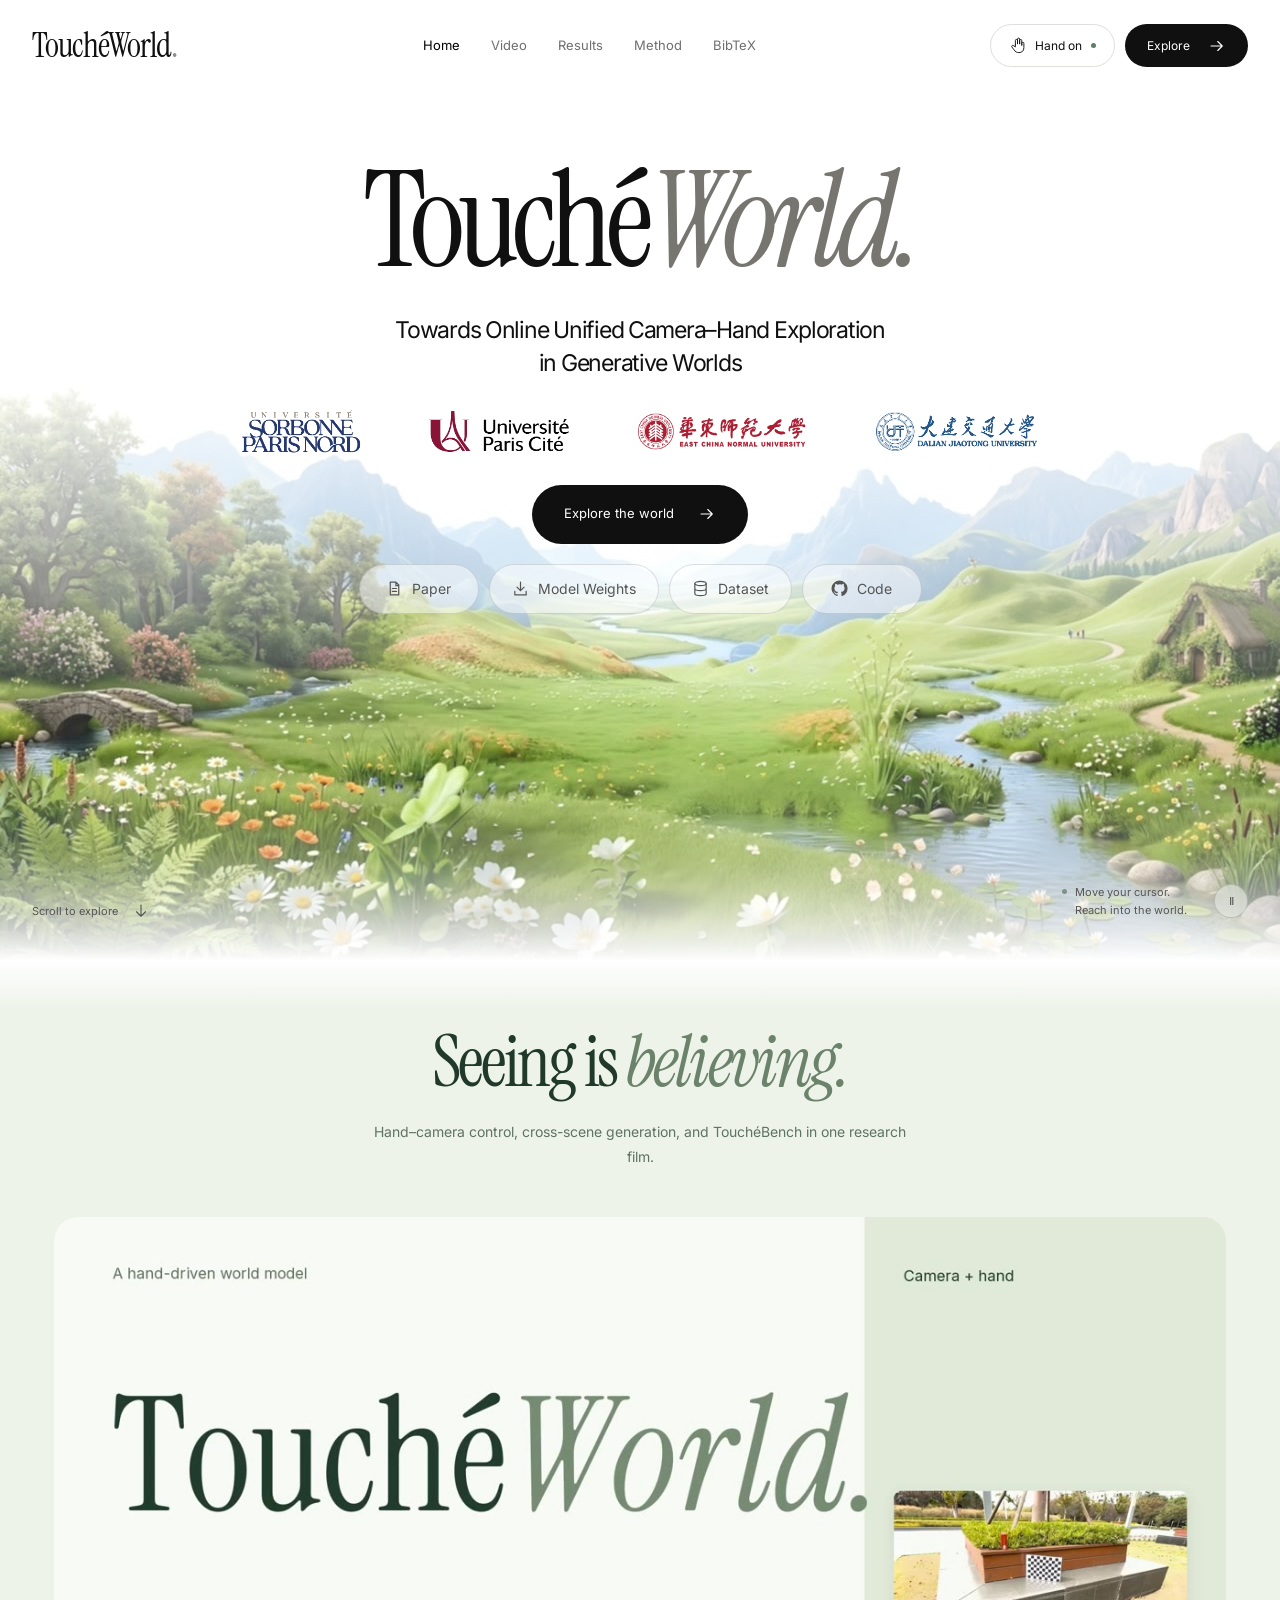
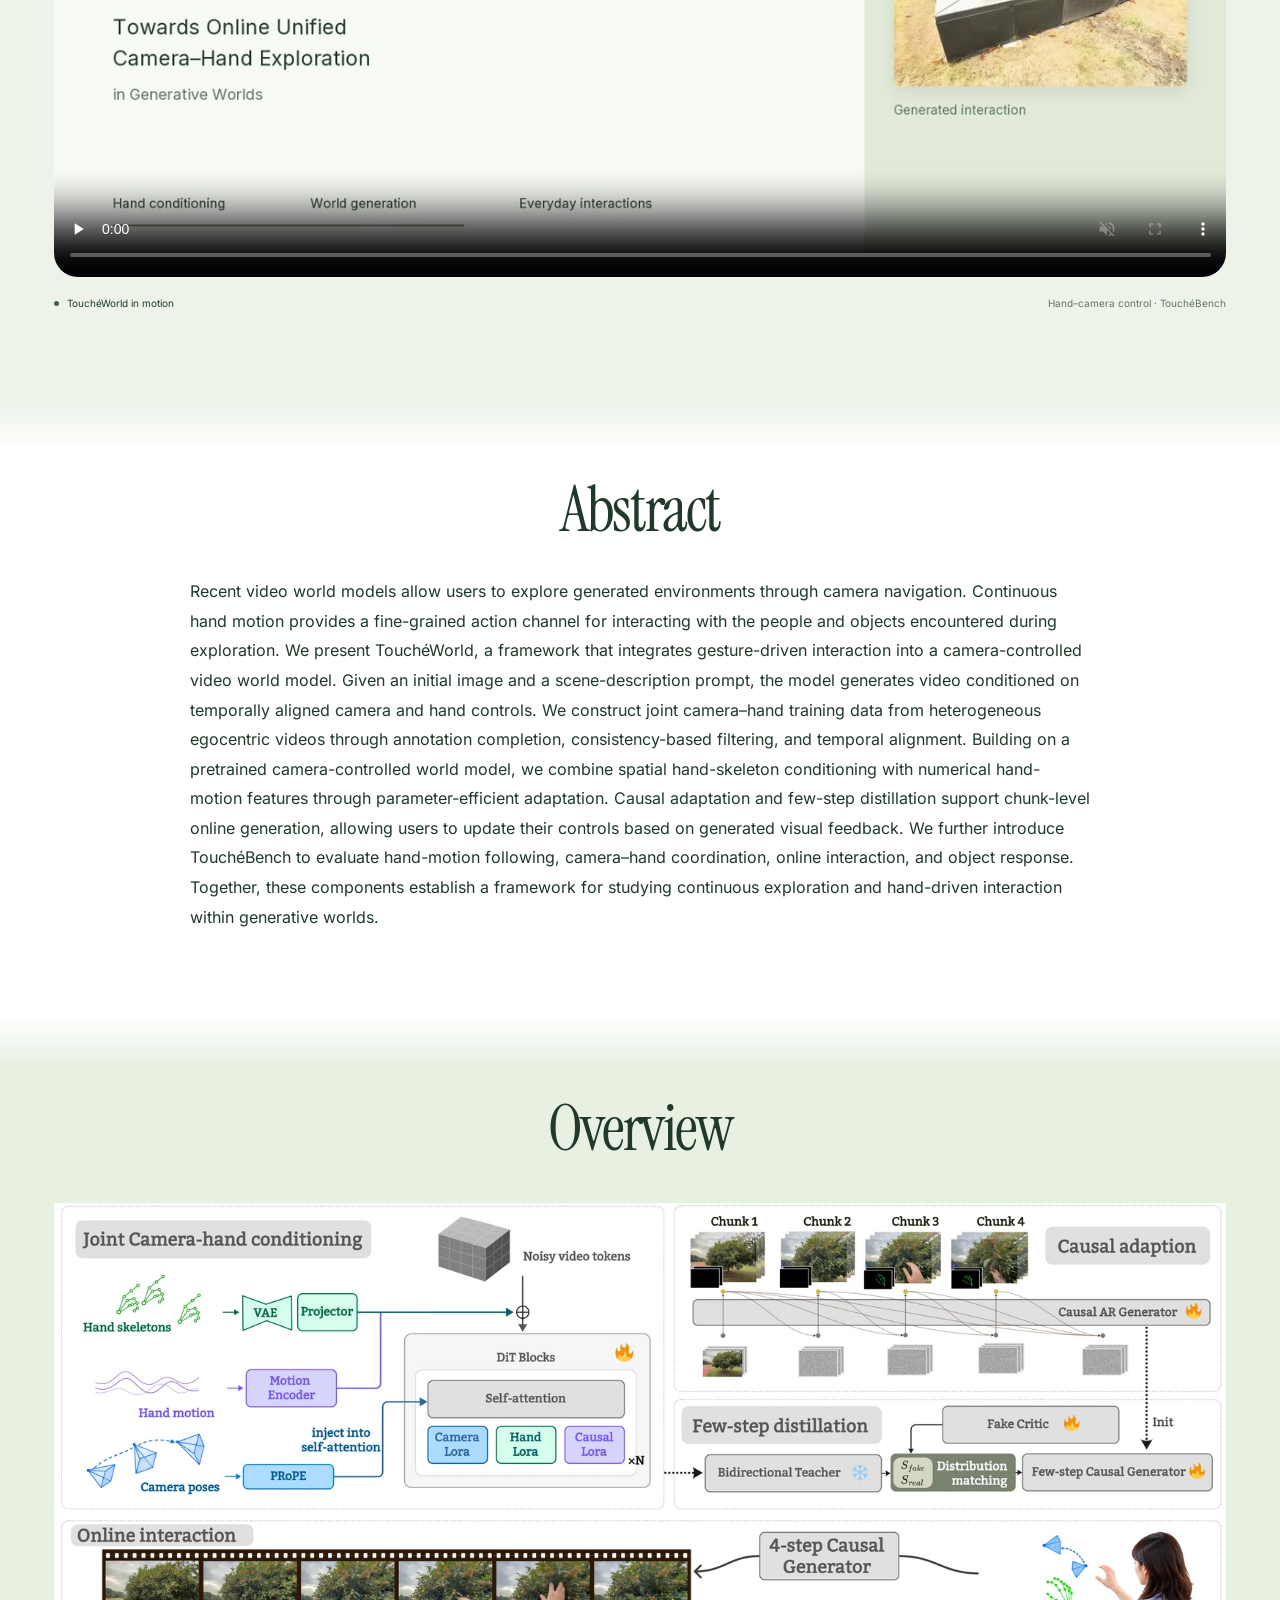
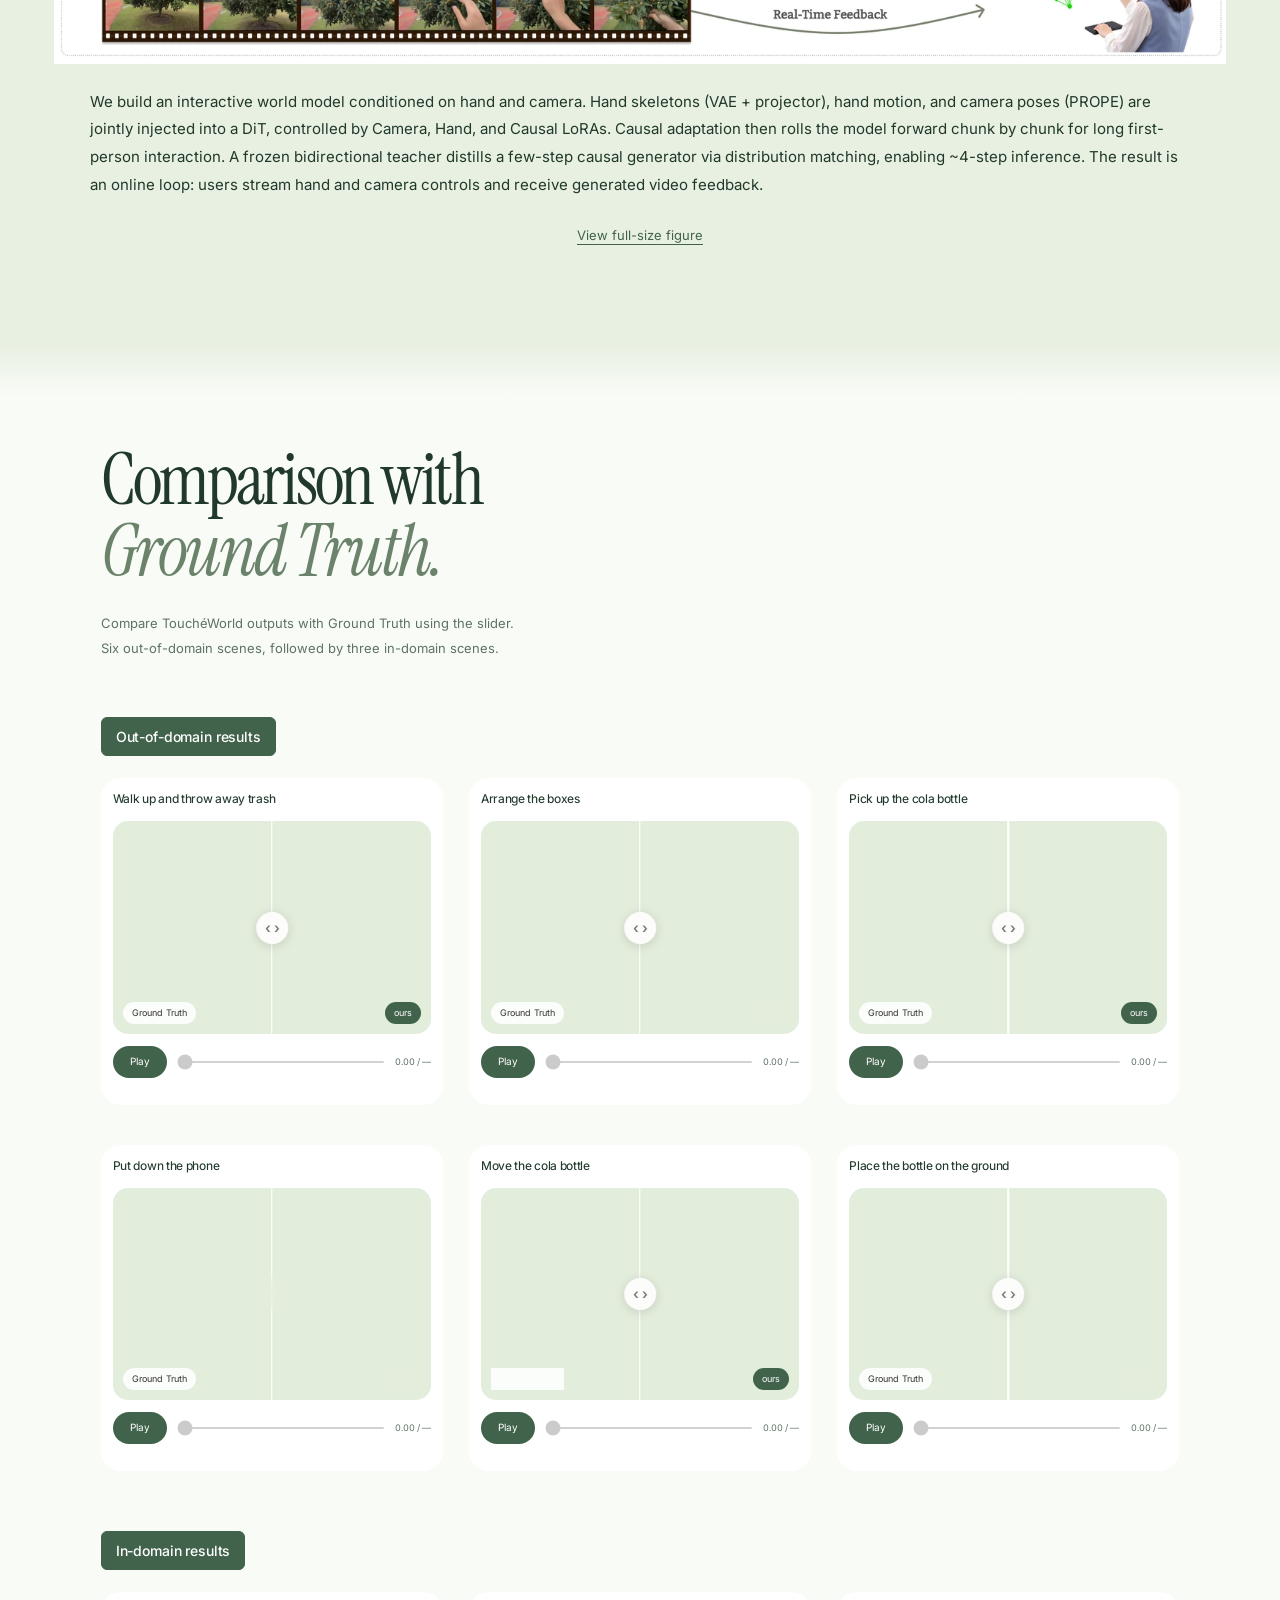
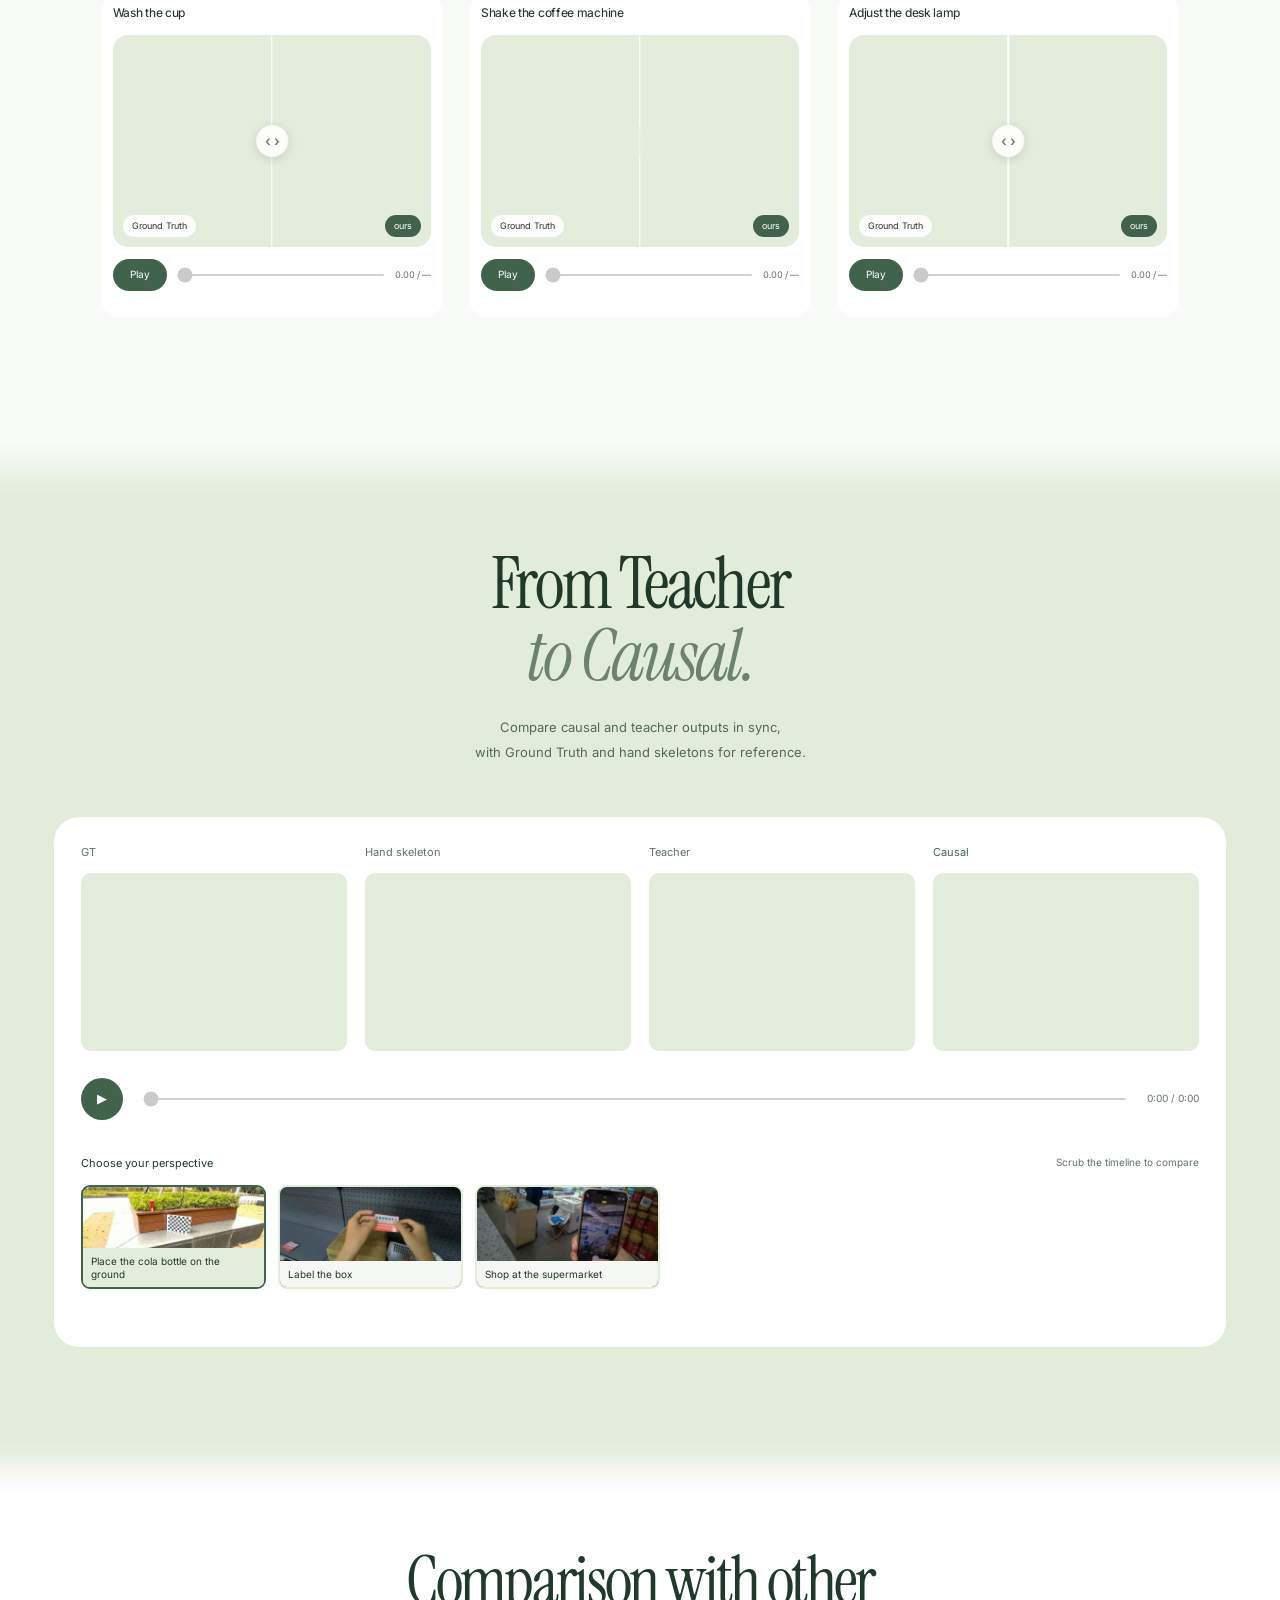
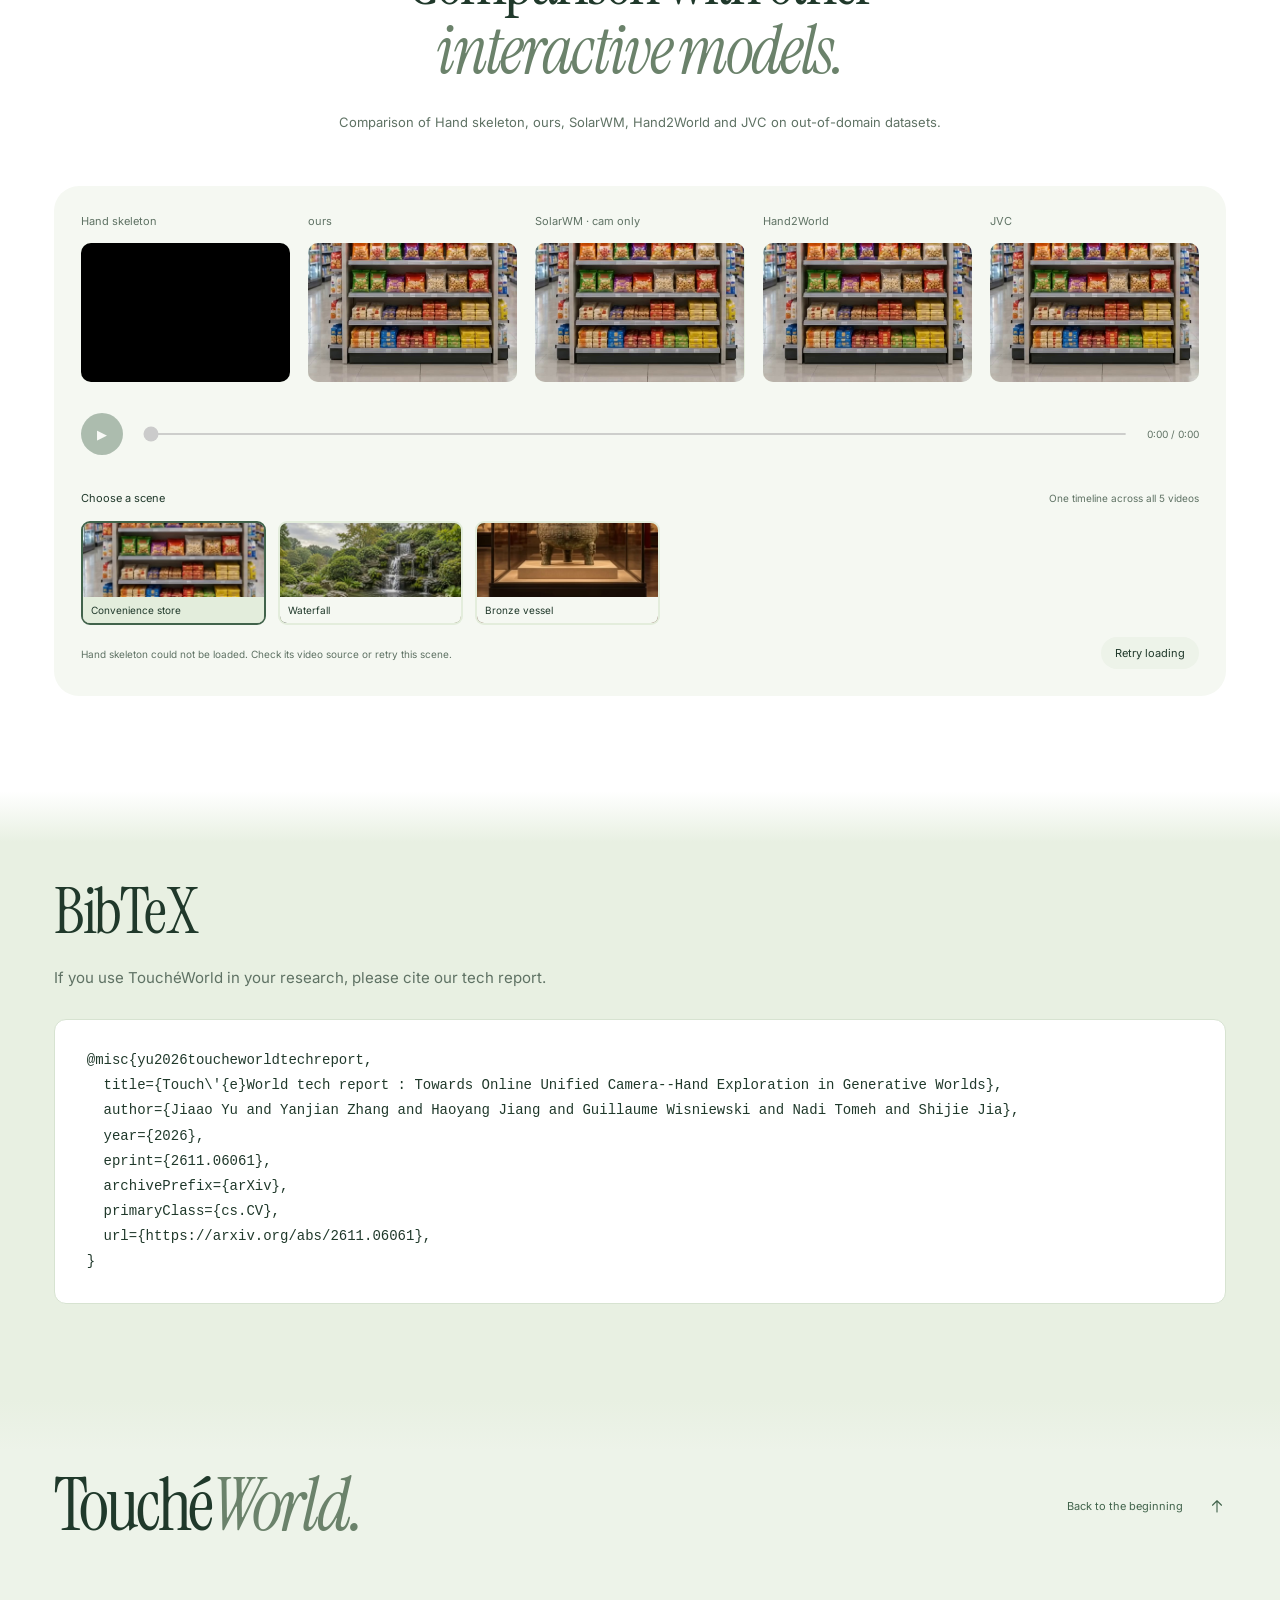
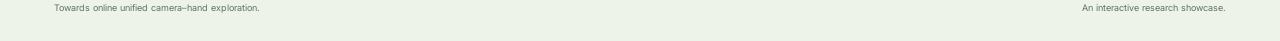
<file: index.html>
<!doctype html>
<html lang="en">
  <head>
    <meta charset="UTF-8" />
    <meta name="viewport" content="width=device-width, initial-scale=1.0" />
    <meta name="theme-color" content="#ffffff" />
    <meta name="description" content="TouchéWorld: Towards Online Unified Camera–Hand Exploration in Generative Worlds. Explore the interactive scene and synchronized video comparisons." />
    <title>TouchéWorld — Towards Online Unified Camera–Hand Exploration in Generative Worlds</title>
    <link rel="preload" as="image" href="./assets/research/hero-landscape-poster.jpg" fetchpriority="high" />
    <script type="module" crossorigin src="./assets/app/index-Cpy81yG0.js"></script>
    <link rel="stylesheet" crossorigin href="./assets/app/index-D329LBKy.css">
  </head>
  <body>
    <div id="root"></div>
  </body>
</html>
</file>
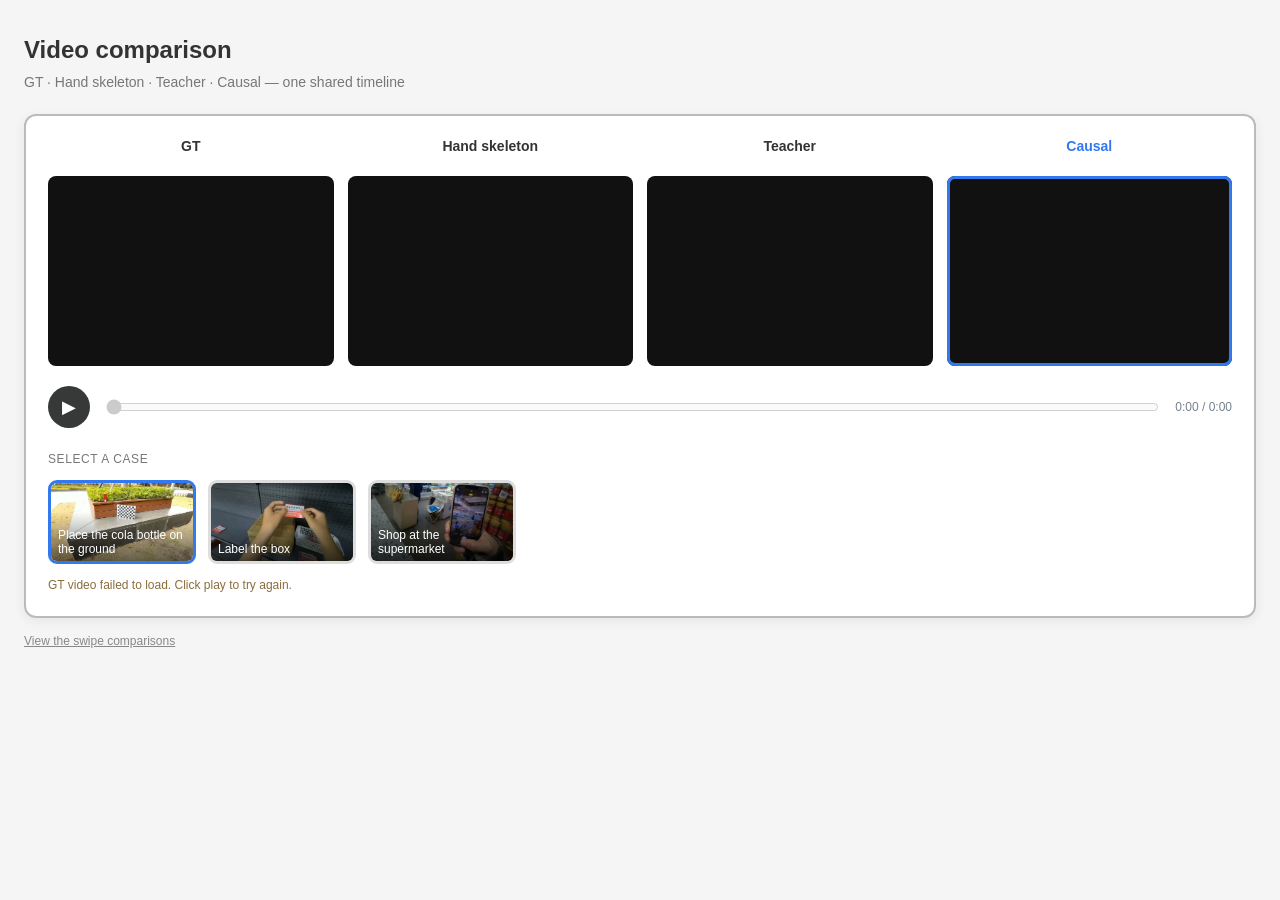
<file: comparison.html>
<!doctype html>
<html lang="en"><meta charset="utf-8"><meta name="viewport" content="width=device-width,initial-scale=1"><title>Video comparison</title>
<style>
*{box-sizing:border-box}body{margin:0;background:#f5f5f5;color:#333;font:14px Arial,"Microsoft YaHei",sans-serif}main{max-width:1440px;margin:36px auto;padding:0 24px}h1{font-size:24px;margin:0 0 10px}.intro{color:#777;margin:0 0 24px}.panel{background:#fff;border:2px solid #bbb;border-radius:12px;padding:22px;box-shadow:0 3px 12px #0001}.viewport{overflow-x:auto}.videos{display:grid;grid-template-columns:repeat(4,minmax(0,1fr));gap:14px;min-width:680px}h2{text-align:center;font-size:14px;font-weight:600;margin:0 0 22px}.frame{aspect-ratio:3/2;background:#111;border-radius:8px;overflow:hidden}.frame video{width:100%;height:100%;object-fit:contain}.featured h2{color:#3278ef}.featured .frame{outline:3px solid #3278ef;outline-offset:-3px}.transport{display:flex;align-items:center;gap:14px;margin:20px 0 24px}button{font:inherit;cursor:pointer}.play{flex:none;width:42px;height:42px;border:0;border-radius:50%;background:#363938;color:#fff;font-size:18px}.play:disabled{opacity:.35;cursor:default}.seek{flex:1;min-width:20px;accent-color:#3278ef}.time{font-size:12px;color:#77818f;white-space:nowrap;font-variant-numeric:tabular-nums}.case-label{font-size:12px;color:#777;letter-spacing:.6px;margin-bottom:14px}.cases{display:flex;gap:12px}.case{position:relative;border:3px solid #ddd;border-radius:9px;overflow:hidden;width:148px;aspect-ratio:16/9;padding:0;background:#f2f2f2}.case[aria-pressed=true]{border-color:#3278ef}.case img{width:100%;height:100%;object-fit:cover}.case span{position:absolute;inset:auto 0 0;text-align:left;color:white;padding:16px 7px 5px;background:linear-gradient(transparent,#0009);font-size:12px}.case:disabled{cursor:default;color:#999}.status{color:#8b6d3c;margin-top:14px;font-size:12px;min-height:16px}.footer{margin:16px 0;font-size:12px}.footer a{color:#888}@media(max-width:650px){main{margin:20px auto;padding:0 12px}.panel{padding:14px}.case{width:30%}}
</style>
<main><h1>Video comparison</h1><p class="intro">GT · Hand skeleton · Teacher · Causal — one shared timeline</p><section class="panel"><div class="viewport"><div class="videos" id="videos"></div></div><div class="transport"><button class="play" id="play" aria-label="Play all videos" disabled>▶</button><input class="seek" id="seek" type="range" min="0" max="1000" value="0" aria-label="Shared playback progress" disabled><span class="time" id="time">0:00 / 0:00</span></div><div class="case-label">SELECT A CASE</div><div class="cases" id="cases"></div><div class="status" id="status" role="status"></div></section><p class="footer"><a href="zipper.html">View the swipe comparisons</a></p></main><script src="cases.js?v=interactive-models-20261021-r15"></script><script src="compare.js?v=performance-20261028-r1"></script></html>
</file>
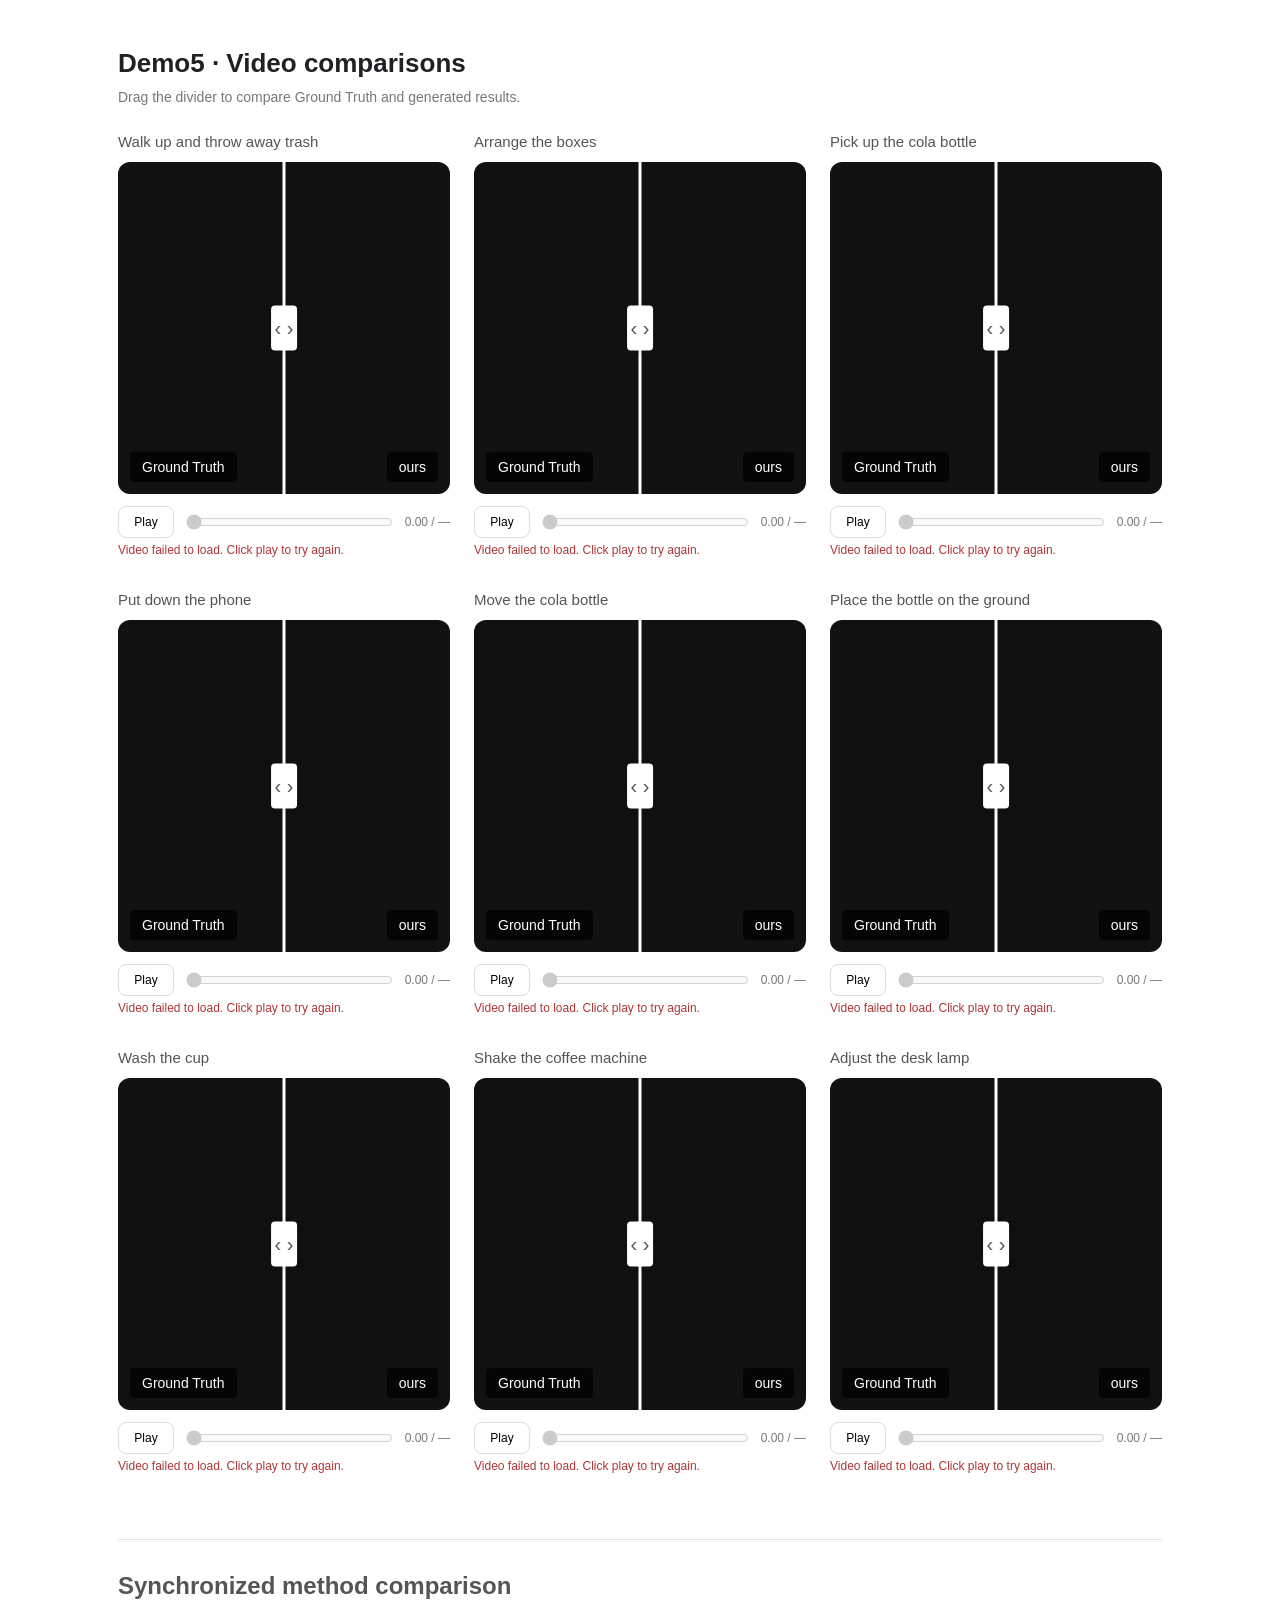
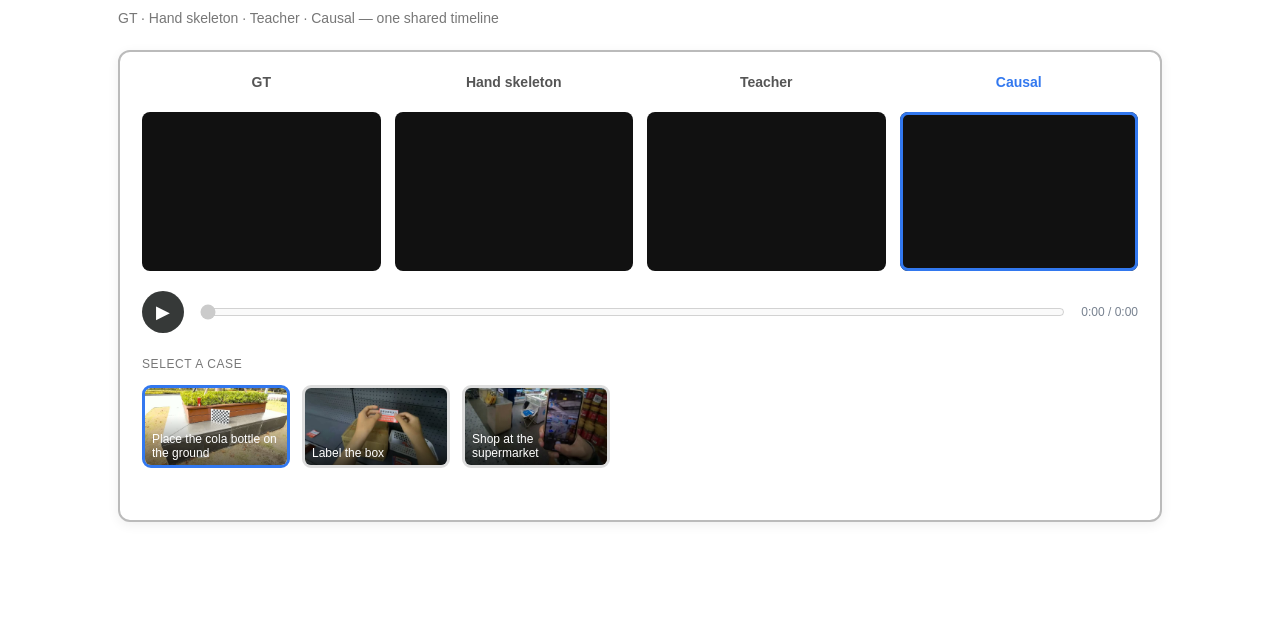
<file: zipper.html>
<!doctype html>
<html lang="en">
<meta charset="utf-8"><meta name="viewport" content="width=device-width,initial-scale=1">
<title>Demo5 · Video comparisons</title>
<style>
*{box-sizing:border-box}body{margin:0;background:#fff;color:#202124;font-family:Arial,"Microsoft YaHei",sans-serif}main{max-width:1100px;margin:48px auto;padding:0 28px 50px}header{display:flex;justify-content:space-between;align-items:center;gap:20px;margin-bottom:28px}h1{font-size:26px;margin:0 0 10px}p{font-size:14px;color:#777;margin:0}select,button{font:inherit;border:1px solid #ddd;background:#fff;border-radius:8px;padding:8px 12px;cursor:pointer}.grid{display:grid;grid-template-columns:repeat(3,minmax(0,1fr));gap:32px 24px}h2{font-size:15px;font-weight:500;margin:0 0 12px;color:#555}.stage{position:relative;aspect-ratio:1;background:#111;border-radius:12px;overflow:hidden;--split:50%;touch-action:pan-y}.stage video{position:absolute;inset:0;width:100%;height:100%;object-fit:contain}.gt{clip-path:inset(0 calc(100% - var(--split)) 0 0)}.line{position:absolute;left:var(--split);top:0;bottom:0;width:3px;background:white;transform:translateX(-50%);pointer-events:none}.handle{position:absolute;top:50%;left:50%;transform:translate(-50%,-50%);background:white;color:#555;padding:11px 4px;border-radius:4px;font-size:20px;white-space:nowrap;box-shadow:0 1px 8px #0002}.wipe{position:absolute;inset:0;width:100%;height:100%;opacity:0;cursor:ew-resize;margin:0;touch-action:none}.stage:focus-within{outline:3px solid #7979ff;outline-offset:3px}.badge{position:absolute;bottom:12px;padding:7px 12px;background:#000b;color:white;border-radius:4px;font-size:14px;pointer-events:none}.left{left:12px}.right{right:12px}.controls{display:flex;gap:10px;align-items:center;margin-top:12px}.controls button{font-size:12px;min-width:56px}.seek{min-width:0;flex:1;accent-color:#555}.time{font-size:12px;color:#777;font-variant-numeric:tabular-nums}.status{font-size:12px;color:#ad3636;min-height:16px;margin-top:5px}@media(max-width:650px){main{margin:28px auto;padding:0 18px}.grid{gap:24px 12px}.controls{flex-wrap:wrap}.controls .seek{flex-basis:100%;order:3}.badge{font-size:10px;padding:5px}.left{left:4px}.right{right:4px}header{align-items:flex-start;flex-direction:column}h1{font-size:23px}}
</style><style>@scope (#sync-comparison) {
*{box-sizing:border-box}body{margin:0;background:#f5f5f5;color:#333;font:14px Arial,"Microsoft YaHei",sans-serif}main{max-width:1440px;margin:36px auto;padding:0 24px}h1{font-size:24px;margin:0 0 10px}.intro{color:#777;margin:0 0 24px}.panel{background:#fff;border:2px solid #bbb;border-radius:12px;padding:22px;box-shadow:0 3px 12px #0001}.viewport{overflow-x:auto}.videos{display:grid;grid-template-columns:repeat(4,minmax(0,1fr));gap:14px;min-width:680px}h2{text-align:center;font-size:14px;font-weight:600;margin:0 0 22px}.frame{aspect-ratio:3/2;background:#111;border-radius:8px;overflow:hidden}.frame video{width:100%;height:100%;object-fit:contain}.featured h2{color:#3278ef}.featured .frame{outline:3px solid #3278ef;outline-offset:-3px}.transport{display:flex;align-items:center;gap:14px;margin:20px 0 24px}button{font:inherit;cursor:pointer}.play{flex:none;width:42px;height:42px;border:0;border-radius:50%;background:#363938;color:#fff;font-size:18px}.play:disabled{opacity:.35;cursor:default}.seek{flex:1;min-width:20px;accent-color:#3278ef}.time{font-size:12px;color:#77818f;white-space:nowrap;font-variant-numeric:tabular-nums}.case-label{font-size:12px;color:#777;letter-spacing:.6px;margin-bottom:14px}.cases{display:flex;gap:12px}.case{position:relative;border:3px solid #ddd;border-radius:9px;overflow:hidden;width:148px;aspect-ratio:16/9;padding:0;background:#f2f2f2}.case[aria-pressed=true]{border-color:#3278ef}.case img{width:100%;height:100%;object-fit:cover}.case span{position:absolute;inset:auto 0 0;text-align:left;color:white;padding:16px 7px 5px;background:linear-gradient(transparent,#0009);font-size:12px}.case:disabled{cursor:default;color:#999}.status{color:#8b6d3c;margin-top:14px;font-size:12px;min-height:16px}.footer{margin:16px 0;font-size:12px}.footer a{color:#888}@media(max-width:650px){main{margin:20px auto;padding:0 12px}.panel{padding:14px}.case{width:30%}}
.comparison-title{text-align:left;font-size:24px;margin:0 0 10px}.panel{margin-top:24px}}</style>
<main><header><div><h1>Demo5 · Video comparisons</h1><p>Drag the divider to compare Ground Truth and generated results.</p></div></header><div class="grid" id="grid"></div><section id="sync-comparison" style="margin-top:64px;padding-top:32px;border-top:1px solid #e5e5e5"><h2 class="comparison-title">Synchronized method comparison</h2><p class="intro">GT · Hand skeleton · Teacher · Causal — one shared timeline</p><section class="panel"><div class="viewport"><div class="videos" id="videos"></div></div><div class="transport"><button class="play" id="play" aria-label="Play all videos" disabled>▶</button><input class="seek" id="seek" type="range" min="0" max="1000" value="0" aria-label="Shared playback progress" disabled><span class="time" id="time">0:00 / 0:00</span></div><div class="case-label">SELECT A CASE</div><div class="cases" id="cases"></div><div class="status" id="status" role="status"></div></section></section></main>
<script src="zipper.js?v=performance-20261028-r1"></script><script src="cases.js?v=interactive-models-20261021-r15"></script><script src="compare.js?v=performance-20261028-r1"></script>
</html>
</file>
<file: assets/app/index-D329LBKy.css>
.scene-interaction{position:absolute;inset:0;z-index:1;overflow:hidden;pointer-events:none;contain:layout paint}.scene-filter-definitions{position:absolute;width:0;height:0;overflow:hidden;pointer-events:none}.scene-pollen{position:absolute;inset:0;width:100%;height:100%;pointer-events:none}.tactile-text{position:relative}.tactile-original{display:inline}.tactile-text[data-tactile-ready=true]>.tactile-original{opacity:0}.tactile-ink{position:absolute;inset:0;display:block;pointer-events:none;perspective:700px;perspective-origin:50% 50%;transform-origin:50% 50%;will-change:transform}.tactile-glyph{position:absolute;display:block;transform-origin:50% 55%;transform-style:preserve-3d;pointer-events:none}.tactile-glyph svg{display:block;overflow:visible;max-width:none}.tactile-glyph text{letter-spacing:0;font-kerning:none}.cinematic-hero h1.tactile-text,.cinematic-hero p.tactile-text{-moz-user-select:none;user-select:none;-webkit-user-select:none}@media(prefers-reduced-motion:reduce){.tactile-ink{perspective:1200px}}.baseline-comparison{min-width:0}.baseline-comparison .baseline-video-scroll{max-width:100%;overflow-x:auto;overscroll-behavior-x:contain;scrollbar-color:var(--comparison-accent) var(--comparison-track);scrollbar-width:thin;padding-bottom:4px}.baseline-comparison .baseline-video-scroll>.videos{grid-template-columns:repeat(var(--baseline-columns, 5),minmax(190px,1fr));min-width:calc(var(--baseline-columns, 5) * 190px + (var(--baseline-columns, 5) - 1) * 18px);gap:18px}.baseline-comparison .baseline-video-scroll:focus-visible{outline:2px solid var(--comparison-accent);outline-offset:5px}.baseline-comparison .baseline-method-label{margin:0 0 13px;color:var(--comparison-muted);font-size:11px;font-weight:400;text-align:left}.baseline-comparison .baseline-feedback{display:flex;align-items:center;gap:16px;min-height:34px}.baseline-comparison .sync-status{flex:1}.baseline-retry{margin-top:12px;padding:8px 14px;border:0;border-radius:100px;background:var(--comparison-field);color:var(--comparison-ink);font-size:11px}.baseline-retry:hover{background:var(--comparison-selection)}.baseline-retry:focus-visible{outline:2px solid var(--comparison-accent);outline-offset:3px}@media(max-width:620px){.baseline-comparison .baseline-method-label{margin-bottom:8px;font-size:10px}.baseline-comparison .baseline-feedback{align-items:flex-start;gap:10px}.baseline-retry{flex:0 0 auto;margin-top:8px;font-size:10px}}.method-section.baseline-section{background:var(--comparison-field)}.baseline-section .method-heading h2{max-width:1000px;margin-inline:auto;font-size:clamp(38px,5.2vw,76px);line-height:1.04;overflow-wrap:break-word}.baseline-section .method-heading>p:last-child{max-width:740px}.research-introduction{--research-paper: #ffffff;--research-ground: #f5f8f2;--research-ink: #20392b;--research-accent: #41634b;--research-accent-hover: #2f4f39;color:var(--research-ink);background:var(--research-paper);font-family:Inter,Arial,sans-serif}.research-abstract{padding:76px var(--page-padding, 24px) 84px}.research-introduction .research-heading{margin:0 auto 34px;font-family:"Instrument Serif",Georgia,serif;font-size:clamp(52px,5vw,64px);font-weight:400;line-height:1.04;letter-spacing:-.035em;text-align:center}.research-abstract-copy{max-width:900px;margin-inline:auto;font-size:16px;line-height:1.85;overflow-wrap:break-word}.research-abstract-copy p{margin:0}.research-abstract-copy p+p{margin-top:22px}.research-overview{padding:80px var(--page-padding, 24px) 86px;background:var(--research-ground)}.research-overview .research-heading{margin-bottom:40px}.research-overview-figure{width:100%;max-width:1280px;margin:0 auto}.research-figure-link{display:block}.research-overview-figure img{display:block;width:100%;max-width:100%;height:auto;-o-object-fit:contain;object-fit:contain}.research-overview-figure figcaption{max-width:1100px;margin:24px auto 0;font-size:15px;line-height:1.85;text-align:left;overflow-wrap:break-word}.research-figure-actions{margin-top:15px;text-align:center}.research-full-size{display:inline-flex;align-items:center;min-height:44px;color:var(--research-accent);font-size:13px;line-height:1.5;text-decoration:underline;text-underline-offset:4px}.research-full-size:hover{color:var(--research-accent-hover)}.research-introduction a:focus-visible{outline:2px solid var(--research-accent);outline-offset:6px}@media(max-width:620px){.research-abstract{padding:55px 20px 62px}.research-introduction .research-heading{margin-bottom:28px;font-size:52px}.research-abstract-copy{font-size:15.5px;line-height:1.82}.research-abstract-copy p+p{margin-top:21px}.research-overview{padding:60px 20px 58px}.research-overview .research-heading{margin-bottom:30px}.research-overview-figure figcaption{margin-top:20px;line-height:1.8}.research-figure-actions{margin-top:12px}}.bibtex-section{--bibtex-paper: var(--section-paper, #ffffff);--bibtex-ground: #f5f8f2;--bibtex-ink: #20392b;--bibtex-muted: #5f7264;padding:88px var(--page-padding, 24px) 96px;background:var(--bibtex-paper);color:var(--bibtex-ink);font-family:Inter,Arial,sans-serif}.bibtex-section .bibtex-inner{width:100%;max-width:1190px;min-width:0;margin-inline:auto}.bibtex-section .bibtex-intro h2{margin:0;font-family:"Instrument Serif",Georgia,serif;font-size:clamp(44px,5vw,64px);font-weight:400;line-height:1.04;letter-spacing:-.035em}.bibtex-section .bibtex-intro p{max-width:680px;margin:18px 0 0;color:var(--bibtex-muted);font-size:15px;line-height:1.8;overflow-wrap:break-word}.bibtex-section .bibtex-code{display:block;max-width:100%;min-width:0;min-height:132px;margin:28px 0 0;padding:28px 32px;overflow-x:auto;border:1px solid #d7e3d1;border-radius:12px;background:var(--bibtex-paper);color:var(--bibtex-ink);font-family:ui-monospace,SFMono-Regular,Consolas,Liberation Mono,monospace;font-size:14px;line-height:1.8;white-space:pre;-moz-tab-size:2;-o-tab-size:2;tab-size:2}.bibtex-section .bibtex-code code{font:inherit;color:inherit}@media(max-width:620px){.bibtex-section{padding:60px 20px 68px}.bibtex-section .bibtex-intro h2{font-size:44px}.bibtex-section .bibtex-intro p{margin-top:15px;font-size:14px}.bibtex-section .bibtex-code{min-height:120px;margin-top:24px;padding:22px 20px;font-size:13px}}.wipe-results-groups{display:block}.wipe-results-groups>.wipe-domain-group{min-width:0}.wipe-results-groups>.wipe-domain-group+.wipe-domain-group{margin-top:60px}.wipe-results-groups .wipe-domain-title{display:inline-flex;max-width:100%;margin:0 0 22px;padding:8px 14px;border:1px solid var(--comparison-accent);border-radius:6px;background:var(--comparison-accent);color:var(--comparison-paper);font-family:Inter,Arial,sans-serif;font-size:14px;font-weight:500;line-height:1.5;letter-spacing:-.01em}@media(max-width:620px){.wipe-results-groups>.wipe-domain-group+.wipe-domain-group{margin-top:48px}.wipe-results-groups .wipe-domain-title{margin-bottom:18px;padding:7px 12px;font-size:13px}}@font-face{font-family:"Instrument Serif";font-style:normal;font-weight:400;font-display:swap;src:url(./instrument-serif-regular-latin-ext-C2je3j2s.woff2) format("woff2");unicode-range:U+0100-02BA,U+02BD-02C5,U+02C7-02CC,U+02CE-02D7,U+02DD-02FF,U+0304,U+0308,U+0329,U+1D00-1DBF,U+1E00-1E9F,U+1EF2-1EFF,U+2020,U+20A0-20AB,U+20AD-20C4,U+2113,U+2C60-2C7F,U+A720-A7FF}@font-face{font-family:"Instrument Serif";font-style:italic;font-weight:400;font-display:swap;src:url(./instrument-serif-italic-latin-ext-C9HzH3YL.woff2) format("woff2");unicode-range:U+0100-02BA,U+02BD-02C5,U+02C7-02CC,U+02CE-02D7,U+02DD-02FF,U+0304,U+0308,U+0329,U+1D00-1DBF,U+1E00-1E9F,U+1EF2-1EFF,U+2020,U+20A0-20AB,U+20AD-20C4,U+2113,U+2C60-2C7F,U+A720-A7FF}@font-face{font-family:"Instrument Serif";font-style:normal;font-weight:400;font-display:swap;src:url(./instrument-serif-regular-latin-DnYpCC2O.woff2) format("woff2");unicode-range:U+0000-00FF,U+0131,U+0152-0153,U+02BB-02BC,U+02C6,U+02DA,U+02DC,U+0304,U+0308,U+0329,U+2000-206F,U+20AC,U+2122,U+2191,U+2193,U+2212,U+2215,U+FEFF,U+FFFD}@font-face{font-family:"Instrument Serif";font-style:italic;font-weight:400;font-display:swap;src:url(./instrument-serif-italic-latin-DKMiL14s.woff2) format("woff2");unicode-range:U+0000-00FF,U+0131,U+0152-0153,U+02BB-02BC,U+02C6,U+02DA,U+02DC,U+0304,U+0308,U+0329,U+2000-206F,U+20AC,U+2122,U+2191,U+2193,U+2212,U+2215,U+FEFF,U+FFFD}@font-face{font-family:Inter;font-style:normal;font-weight:400 700;font-display:swap;src:url(./inter-variable-latin-ext-DO1Apj_S.woff2) format("woff2");unicode-range:U+0100-02BA,U+02BD-02C5,U+02C7-02CC,U+02CE-02D7,U+02DD-02FF,U+0304,U+0308,U+0329,U+1D00-1DBF,U+1E00-1E9F,U+1EF2-1EFF,U+2020,U+20A0-20AB,U+20AD-20C4,U+2113,U+2C60-2C7F,U+A720-A7FF}@font-face{font-family:Inter;font-style:normal;font-weight:400 700;font-display:swap;src:url(./inter-variable-latin-Dx4kXJAl.woff2) format("woff2");unicode-range:U+0000-00FF,U+0131,U+0152-0153,U+02BB-02BC,U+02C6,U+02DA,U+02DC,U+0304,U+0308,U+0329,U+2000-206F,U+20AC,U+2122,U+2191,U+2193,U+2212,U+2215,U+FEFF,U+FFFD}*,:before,:after{--tw-border-spacing-x: 0;--tw-border-spacing-y: 0;--tw-translate-x: 0;--tw-translate-y: 0;--tw-rotate: 0;--tw-skew-x: 0;--tw-skew-y: 0;--tw-scale-x: 1;--tw-scale-y: 1;--tw-pan-x: ;--tw-pan-y: ;--tw-pinch-zoom: ;--tw-scroll-snap-strictness: proximity;--tw-gradient-from-position: ;--tw-gradient-via-position: ;--tw-gradient-to-position: ;--tw-ordinal: ;--tw-slashed-zero: ;--tw-numeric-figure: ;--tw-numeric-spacing: ;--tw-numeric-fraction: ;--tw-ring-inset: ;--tw-ring-offset-width: 0px;--tw-ring-offset-color: #fff;--tw-ring-color: rgb(59 130 246 / .5);--tw-ring-offset-shadow: 0 0 #0000;--tw-ring-shadow: 0 0 #0000;--tw-shadow: 0 0 #0000;--tw-shadow-colored: 0 0 #0000;--tw-blur: ;--tw-brightness: ;--tw-contrast: ;--tw-grayscale: ;--tw-hue-rotate: ;--tw-invert: ;--tw-saturate: ;--tw-sepia: ;--tw-drop-shadow: ;--tw-backdrop-blur: ;--tw-backdrop-brightness: ;--tw-backdrop-contrast: ;--tw-backdrop-grayscale: ;--tw-backdrop-hue-rotate: ;--tw-backdrop-invert: ;--tw-backdrop-opacity: ;--tw-backdrop-saturate: ;--tw-backdrop-sepia: ;--tw-contain-size: ;--tw-contain-layout: ;--tw-contain-paint: ;--tw-contain-style: }::backdrop{--tw-border-spacing-x: 0;--tw-border-spacing-y: 0;--tw-translate-x: 0;--tw-translate-y: 0;--tw-rotate: 0;--tw-skew-x: 0;--tw-skew-y: 0;--tw-scale-x: 1;--tw-scale-y: 1;--tw-pan-x: ;--tw-pan-y: ;--tw-pinch-zoom: ;--tw-scroll-snap-strictness: proximity;--tw-gradient-from-position: ;--tw-gradient-via-position: ;--tw-gradient-to-position: ;--tw-ordinal: ;--tw-slashed-zero: ;--tw-numeric-figure: ;--tw-numeric-spacing: ;--tw-numeric-fraction: ;--tw-ring-inset: ;--tw-ring-offset-width: 0px;--tw-ring-offset-color: #fff;--tw-ring-color: rgb(59 130 246 / .5);--tw-ring-offset-shadow: 0 0 #0000;--tw-ring-shadow: 0 0 #0000;--tw-shadow: 0 0 #0000;--tw-shadow-colored: 0 0 #0000;--tw-blur: ;--tw-brightness: ;--tw-contrast: ;--tw-grayscale: ;--tw-hue-rotate: ;--tw-invert: ;--tw-saturate: ;--tw-sepia: ;--tw-drop-shadow: ;--tw-backdrop-blur: ;--tw-backdrop-brightness: ;--tw-backdrop-contrast: ;--tw-backdrop-grayscale: ;--tw-backdrop-hue-rotate: ;--tw-backdrop-invert: ;--tw-backdrop-opacity: ;--tw-backdrop-saturate: ;--tw-backdrop-sepia: ;--tw-contain-size: ;--tw-contain-layout: ;--tw-contain-paint: ;--tw-contain-style: }*,:before,:after{box-sizing:border-box;border-width:0;border-style:solid;border-color:#e5e7eb}:before,:after{--tw-content: ""}html,:host{line-height:1.5;-webkit-text-size-adjust:100%;-moz-tab-size:4;-o-tab-size:4;tab-size:4;font-family:Inter,Arial,sans-serif;font-feature-settings:normal;font-variation-settings:normal;-webkit-tap-highlight-color:transparent}body{margin:0;line-height:inherit}hr{height:0;color:inherit;border-top-width:1px}abbr:where([title]){-webkit-text-decoration:underline dotted;text-decoration:underline dotted}h1,h2,h3,h4,h5,h6{font-size:inherit;font-weight:inherit}a{color:inherit;text-decoration:inherit}b,strong{font-weight:bolder}code,kbd,samp,pre{font-family:ui-monospace,SFMono-Regular,Menlo,Monaco,Consolas,Liberation Mono,Courier New,monospace;font-feature-settings:normal;font-variation-settings:normal;font-size:1em}small{font-size:80%}sub,sup{font-size:75%;line-height:0;position:relative;vertical-align:baseline}sub{bottom:-.25em}sup{top:-.5em}table{text-indent:0;border-color:inherit;border-collapse:collapse}button,input,optgroup,select,textarea{font-family:inherit;font-feature-settings:inherit;font-variation-settings:inherit;font-size:100%;font-weight:inherit;line-height:inherit;letter-spacing:inherit;color:inherit;margin:0;padding:0}button,select{text-transform:none}button,input:where([type=button]),input:where([type=reset]),input:where([type=submit]){-webkit-appearance:button;background-color:transparent;background-image:none}:-moz-focusring{outline:auto}:-moz-ui-invalid{box-shadow:none}progress{vertical-align:baseline}::-webkit-inner-spin-button,::-webkit-outer-spin-button{height:auto}[type=search]{-webkit-appearance:textfield;outline-offset:-2px}::-webkit-search-decoration{-webkit-appearance:none}::-webkit-file-upload-button{-webkit-appearance:button;font:inherit}summary{display:list-item}blockquote,dl,dd,h1,h2,h3,h4,h5,h6,hr,figure,p,pre{margin:0}fieldset{margin:0;padding:0}legend{padding:0}ol,ul,menu{list-style:none;margin:0;padding:0}dialog{padding:0}textarea{resize:vertical}input::-moz-placeholder,textarea::-moz-placeholder{opacity:1;color:#9ca3af}input::placeholder,textarea::placeholder{opacity:1;color:#9ca3af}button,[role=button]{cursor:pointer}:disabled{cursor:default}img,svg,video,canvas,audio,iframe,embed,object{display:block;vertical-align:middle}img,video{max-width:100%;height:auto}[hidden]:where(:not([hidden=until-found])){display:none}.\!visible{visibility:visible!important}.visible{visibility:visible}.fixed{position:fixed}.relative{position:relative}.z-10{z-index:10}.mx-auto{margin-left:auto;margin-right:auto}.flex{display:flex}.grid{display:grid}.hidden{display:none}.w-full{width:100%}.max-w-7xl{max-width:80rem}.transform{transform:translate(var(--tw-translate-x),var(--tw-translate-y)) rotate(var(--tw-rotate)) skew(var(--tw-skew-x)) skewY(var(--tw-skew-y)) scaleX(var(--tw-scale-x)) scaleY(var(--tw-scale-y))}.resize{resize:both}.columns-1{-moz-columns:1;columns:1}.flex-col{flex-direction:column}.items-end{align-items:flex-end}.items-center{align-items:center}.justify-between{justify-content:space-between}.overflow-hidden{overflow:hidden}.px-6{padding-left:1.5rem;padding-right:1.5rem}.text-center{text-align:center}.shadow{--tw-shadow: 0 1px 3px 0 rgb(0 0 0 / .1), 0 1px 2px -1px rgb(0 0 0 / .1);--tw-shadow-colored: 0 1px 3px 0 var(--tw-shadow-color), 0 1px 2px -1px var(--tw-shadow-color);box-shadow:var(--tw-ring-offset-shadow, 0 0 #0000),var(--tw-ring-shadow, 0 0 #0000),var(--tw-shadow)}.outline{outline-style:solid}.blur{--tw-blur: blur(8px);filter:var(--tw-blur) var(--tw-brightness) var(--tw-contrast) var(--tw-grayscale) var(--tw-hue-rotate) var(--tw-invert) var(--tw-saturate) var(--tw-sepia) var(--tw-drop-shadow)}.drop-shadow{--tw-drop-shadow: drop-shadow(0 1px 2px rgb(0 0 0 / .1)) drop-shadow(0 1px 1px rgb(0 0 0 / .06));filter:var(--tw-blur) var(--tw-brightness) var(--tw-contrast) var(--tw-grayscale) var(--tw-hue-rotate) var(--tw-invert) var(--tw-saturate) var(--tw-sepia) var(--tw-drop-shadow)}.invert{--tw-invert: invert(100%);filter:var(--tw-blur) var(--tw-brightness) var(--tw-contrast) var(--tw-grayscale) var(--tw-hue-rotate) var(--tw-invert) var(--tw-saturate) var(--tw-sepia) var(--tw-drop-shadow)}.\!filter{filter:var(--tw-blur) var(--tw-brightness) var(--tw-contrast) var(--tw-grayscale) var(--tw-hue-rotate) var(--tw-invert) var(--tw-saturate) var(--tw-sepia) var(--tw-drop-shadow)!important}.filter{filter:var(--tw-blur) var(--tw-brightness) var(--tw-contrast) var(--tw-grayscale) var(--tw-hue-rotate) var(--tw-invert) var(--tw-saturate) var(--tw-sepia) var(--tw-drop-shadow)}:root{font-family:Inter,Arial,sans-serif;color:#101010;background:#fff;font-synthesis:none;--ink: #101010;--muted: #6f6f6f;--page-padding: clamp(20px, 4.2vw, 72px)}*{box-sizing:border-box}html{scroll-behavior:smooth;scroll-padding-top:24px}body{margin:0;min-width:320px}button,input,select{font:inherit}button,a{-webkit-tap-highlight-color:transparent}button,select{cursor:pointer}button:disabled{cursor:default}a{color:inherit;text-decoration:none}button:focus-visible,a:focus-visible,input:focus-visible,select:focus-visible{outline:2px solid #527b66;outline-offset:5px}::-moz-selection{background:#dce8df}::selection{background:#dce8df}.scroll-progress{position:fixed;z-index:100;height:2px;inset:0 0 auto;background:#171717;transform-origin:left;transform:scaleX(0);pointer-events:none}.cinematic-hero{min-height:max(960px,100svh);display:flex;flex-direction:column;isolation:isolate;background:#fff}.hero-background{position:absolute;inset:300px 0 0;z-index:-1;background:#f2f0eb;overflow:hidden}.hero-background video,.hero-background .hero-poster{position:absolute;inset:0;width:100%;height:100%;max-width:none;-o-object-fit:cover;object-fit:cover;-o-object-position:center 56%;object-position:center 56%}.hero-background video{opacity:0;transition:opacity .35s ease}.video-wash{position:absolute;inset:-1px;background:linear-gradient(180deg,#fff,#fffffff5 9%,#ffffffa3 35%,#ffffff14 68%,#ffffff52,#fff)}.site-nav{padding:24px 0;width:calc(100% - 64px);gap:24px}.wordmark{font-family:"Instrument Serif",Georgia,serif;font-size:34px;line-height:1;letter-spacing:-1.1px;white-space:nowrap}.brand-dot{color:#909090}.nav-links{gap:31px;padding-left:12px}.nav-links a{padding:10px 0;font-size:13px;color:#6f6f6f;transition:color .25s}.nav-links a.active,.nav-links a:hover{color:#000}.nav-tools{display:flex;align-items:center;gap:10px}.nav-cta{display:inline-flex;align-items:center;justify-content:center;gap:18px;min-height:43px;padding:12px 22px;color:#fff;background:#101010;border-radius:100px;font-size:12px;transition:transform .3s}.nav-cta:hover{transform:scale(1.03)}.hand-toggle{display:flex;justify-content:center;align-items:center;gap:9px;min-height:43px;padding:10px 18px;border:1px solid #dededb;border-radius:100px;background:#fff9;font-size:12px;white-space:nowrap;transition:background .25s,transform .25s}.hand-toggle:hover{background:#fff;transform:translateY(-2px)}.hand-toggle[aria-pressed=true]:after{content:"";width:5px;height:5px;background:#5b7f68;border-radius:50%}.hero-copy{padding-top:64px;width:100%;max-width:1280px}.hero-copy h1{margin:0;font-family:"Instrument Serif",Georgia,serif;font-size:clamp(76px,10.5vw,152px);font-weight:400;letter-spacing:-.052em;line-height:.98}.hero-copy h1 em{font-weight:400;color:#777570}.paper-title{max-width:900px;margin:27px 0 0;font-size:clamp(18px,1.8vw,24px);font-weight:400;line-height:1.45;letter-spacing:-.055em}.hero-description{max-width:660px;margin:17px 0 0;color:#6f6f6f;font-size:15px;line-height:1.7;letter-spacing:-.025em}.hero-description.paper-credits{max-width:960px;width:100%;margin-top:28px}.affiliation-filters{position:absolute}.paper-affiliations{display:grid;grid-template-columns:minmax(0,.85fr) minmax(0,.95fr) minmax(0,1.12fr) minmax(0,1.08fr);align-items:center;gap:clamp(5px,2vw,26px);max-width:840px;margin:0 auto;padding:0;list-style:none}.affiliation-logo{display:block;width:79.2%;height:clamp(22.5px,5.58vw,45px);margin-inline:auto}.hero-actions{margin-top:31px;display:flex;flex-direction:column;align-items:center;gap:20px}.primary-button{min-height:59px;padding:17px 32px;display:inline-flex;justify-content:center;align-items:center;gap:24px;background:#101010;border:0;border-radius:100px;color:#fff;font-size:13px;transition:transform .35s cubic-bezier(.2,.7,.3,1)}.primary-button:hover{transform:scale(1.03)}.primary-button:active{transform:scale(.98)}.resource-links{display:flex;gap:10px}.resource-link{display:flex;align-items:center;justify-content:center;gap:9px;min-width:120px;min-height:50px;padding:12px 22px;border:1px solid #00000020;border-radius:100px;background:#ffffff80;backdrop-filter:blur(10px);color:#555;font-size:14px;white-space:nowrap;transition:background .2s,border-color .2s}.resource-link svg{flex-shrink:0}.resource-link:hover{background:#ffffffe6;border-color:#527b6670}.research-credits{max-width:980px;margin-top:23px;color:#555;font-size:10px;line-height:1.9}.research-credits p{margin:0}.research-credits p+p{color:#767676}.hero-bottom{min-height:150px;margin-top:auto;padding:50px 0 40px;width:calc(100% - 64px)}.scroll-link{display:inline-flex;align-items:center;gap:14px;color:#555;font-size:11px}.scroll-link svg{transition:transform .3s}.scroll-link:hover svg{transform:translateY(4px) rotate(90deg)!important}.cursor-note{color:#565656;font-size:11px;line-height:1.7}.cursor-note>span:first-child{display:inline-block;width:5px;height:5px;margin:0 8px 2px 0;border-radius:50%;background:#7d9383}.note-indent{padding-left:13px}.hero-bottom-tools{display:flex;align-items:center;gap:27px}.background-toggle{display:grid;place-items:center;width:34px;height:34px;border:1px solid #00000024;border-radius:50%;color:#555;background:#ffffff70;backdrop-filter:blur(10px);font-size:11px;transition:transform .25s}.background-toggle:hover{transform:scale(1.08)}.section-space{padding:112px var(--page-padding)}.section-inner{max-width:1440px;margin:0 auto}.section-intro{text-align:center;margin:0 auto 48px}.section-intro h2,.section-head h2,.method-heading h2{font-family:"Instrument Serif",Georgia,serif;font-size:clamp(52px,5.6vw,84px);font-weight:400;line-height:1;letter-spacing:-.04em;margin:0}.section-intro h2 em,.section-head h2 em{color:#8c8b86}.section-intro>p:last-child{margin:21px auto 0;max-width:550px;color:#777;font-size:14px;line-height:1.8}.showcase-section{padding-top:66px;padding-bottom:90px;background:var(--comparison-field);color:var(--comparison-ink)}.showcase-section .section-intro h2 em{color:var(--comparison-soft-ink)}.showcase-section .section-intro>p:last-child{color:var(--comparison-muted)}.showcase-player{max-width:1190px;margin:0 auto}.showcase-player video{width:100%;height:auto;aspect-ratio:16 / 9;-o-object-fit:contain;object-fit:contain;background:var(--comparison-selection);border-radius:24px}.showcase-player figcaption{display:flex;justify-content:space-between;align-items:center;gap:20px;padding-top:19px;color:var(--comparison-muted);font-size:10px}.showcase-player figcaption>span:first-child{color:var(--comparison-ink);display:flex;align-items:center;gap:8px}.live-dot{width:5px;height:5px;border-radius:50%;background:var(--comparison-accent)}.wipe-section{padding-top:100px;padding-bottom:125px;background:var(--comparison-ground);color:var(--comparison-ink)}.wipe-section .section-head h2 em{color:var(--comparison-soft-ink)}.wipe-section .section-head>div>p:last-child{color:var(--comparison-muted)}.wipe-section .section-inner{width:92%;max-width:1200px}.section-head{display:flex;align-items:flex-end;justify-content:space-between;gap:40px;margin-bottom:57px}.section-head>div>p:last-child,.method-heading>p:last-child{max-width:650px;margin:24px 0 0;color:#777;font-size:13px;line-height:1.9}.wipe-grid{display:grid;grid-template-columns:repeat(3,minmax(0,1fr));gap:40px 26px}.wipe-grid>section{min-width:0;padding:12px;border-radius:20px;background:var(--comparison-paper);transition:transform .45s}.wipe-grid>section:hover{transform:translateY(-4px)}.wipe-grid h2{margin:0 0 13px;color:var(--comparison-ink);font-size:12px;font-weight:450;letter-spacing:-.025em}.stage{position:relative;aspect-ratio:3/2;overflow:hidden;background:var(--comparison-selection);border-radius:15px;--split: 50%;touch-action:pan-y;isolation:isolate}.stage video{position:absolute;inset:0;width:100%;height:100%;max-width:none;-o-object-fit:contain;object-fit:contain}.stage .gt{clip-path:inset(0 calc(100% - var(--split)) 0 0)}.stage .line{position:absolute;top:0;bottom:0;left:var(--split);width:1.5px;background:#fff;transform:translate(-50%);pointer-events:none}.stage .handle{position:absolute;top:50%;left:50%;width:32px;height:32px;display:grid;place-items:center;transform:translate(-50%,-50%);border-radius:50%;background:#fffd;backdrop-filter:blur(10px);color:#444;font-size:14px;white-space:nowrap;box-shadow:0 2px 12px #0002}.stage .wipe{position:absolute;inset:0;width:100%;height:100%;margin:0;opacity:0;cursor:ew-resize;touch-action:none}.stage:focus-within{outline:2px solid #869b8c;outline-offset:4px}.badge{position:absolute;bottom:10px;padding:5px 9px;border-radius:100px;font-size:9px;line-height:1.3;pointer-events:none;background:#ffffffdb;backdrop-filter:blur(8px);color:#333}.badge.left{left:10px}.badge.right{right:10px;background:var(--comparison-accent);color:var(--comparison-paper)}.controls{display:flex;align-items:center;gap:10px;margin-top:12px}.controls button{min-width:54px;min-height:32px;padding:5px 8px;border-radius:100px;background:var(--comparison-accent);color:var(--comparison-paper);font-size:10px;transition:background .2s}.controls button:hover{background:var(--comparison-accent-hover)}.controls .seek{min-width:0;flex:1;accent-color:var(--comparison-accent);background:var(--comparison-track);height:2px}.controls .time,.wipe-grid .status{color:var(--comparison-muted);font-size:9px;white-space:nowrap;font-variant-numeric:tabular-nums}.wipe-grid .status{min-height:10px;margin-top:5px}.load-error{font-size:13px;color:#8d3c2b}.showcase-section,.wipe-section,.method-section{--comparison-paper: #ffffff;--comparison-ground: #f5f8f2;--comparison-field: #edf3e9;--comparison-ink: #20392b;--comparison-muted: #5f7264;--comparison-soft-ink: #6b826b;--comparison-accent: #41634b;--comparison-accent-hover: #2f4f39;--comparison-selection: #e3eddc;--comparison-track: #d7e3d1}.method-section{background:var(--comparison-ground);color:var(--comparison-ink);padding-block:105px 95px}.method-heading{display:block;margin-bottom:52px;text-align:center}.method-heading h2 em{color:var(--comparison-soft-ink)}.method-heading>p:last-child{color:var(--comparison-muted);margin-inline:auto}.sync-panel{padding:27px;border:0;border-radius:25px;background:var(--comparison-paper)}.videos{display:grid;grid-template-columns:repeat(4,minmax(0,1fr));gap:18px}.videos>div{min-width:0}.videos h2{color:var(--comparison-muted);font-size:11px;font-weight:400;margin:0 0 13px;text-align:left}.videos .featured h2{color:var(--comparison-accent)}.frame{width:100%;aspect-ratio:3/2;border-radius:10px;overflow:hidden;background:var(--comparison-selection)}.frame video{display:block;width:100%;height:100%;-o-object-fit:contain;object-fit:contain}.transport{display:flex;align-items:center;gap:20px;margin:27px 0 35px}.play{width:42px;height:42px;flex:0 0 42px;display:grid;place-items:center;border-radius:50%;background:var(--comparison-accent);color:var(--comparison-paper);font-size:13px;transition:transform .3s,background .2s}.play:hover{transform:scale(1.05);background:var(--comparison-accent-hover)}.play:disabled{opacity:.4}.transport .seek{flex:1;min-width:20px;height:2px;accent-color:var(--comparison-accent);background:var(--comparison-track)}.transport .time{color:var(--comparison-muted);font-size:10px;white-space:nowrap;font-variant-numeric:tabular-nums}.case-heading{display:flex;justify-content:space-between;align-items:center;gap:16px;font-size:10px;color:var(--comparison-muted);margin-bottom:14px}.case-label{margin:0;color:var(--comparison-ink);font-size:11px}.cases{display:flex;flex-wrap:wrap;gap:12px}.case{position:relative;width:clamp(120px,15vw,185px);aspect-ratio:16/9;padding:0;border:2px solid transparent;border-radius:9px;overflow:hidden;background:var(--comparison-selection);transition:border-color .25s,transform .25s}.case:hover{transform:translateY(-3px)}.case[aria-pressed=true]{border-color:var(--comparison-accent)}.case img{width:100%;height:100%;-o-object-fit:cover;object-fit:cover}.case span{position:absolute;inset:auto 0 0;padding:7px 8px 6px;background:var(--comparison-ground);color:var(--comparison-ink);font-size:10px;text-align:left;line-height:1.3;transition:background .2s}.case[aria-pressed=true] span,.case:hover span{background:var(--comparison-selection)}.sync-status{min-height:16px;color:var(--comparison-muted);font-size:10px;margin:15px 0 0}.method-section :is(button,input):focus-visible{outline-color:var(--comparison-accent)}.site-footer{padding:68px var(--page-padding) 26px;background:#fff}.footer-top,.footer-bottom{max-width:1440px;margin:0 auto;display:flex;align-items:center;justify-content:space-between;gap:24px}.footer-wordmark{margin:0;font-family:"Instrument Serif",Georgia,serif;font-size:clamp(44px,5.7vw,80px);line-height:1.05;letter-spacing:-.045em}.footer-wordmark em{color:#96958f}.back-top{display:inline-flex;align-items:center;gap:25px;font-size:11px}.back-top svg{transform:rotate(-90deg)}.footer-bottom{margin-top:57px;color:#999;font-size:9px}.footer-bottom a{color:#717171}@keyframes fade-rise{0%{opacity:0;transform:translateY(20px)}to{opacity:1;transform:translateY(0)}}.animate-fade-rise{animation:fade-rise .8s ease-out both}.animate-fade-rise-delay{animation:fade-rise .8s ease-out .2s both}.animate-fade-rise-delay-2{animation:fade-rise .8s ease-out .4s both}.motion-ready [data-reveal]{opacity:0;transform:translateY(28px);transition:opacity .85s ease,transform .85s cubic-bezier(.2,.7,.3,1)}.motion-ready [data-reveal].is-visible{opacity:1;transform:translateY(0)}@media(max-width:1000px){.site-nav{gap:18px}.nav-links{gap:16px;padding-left:0}.wordmark{font-size:30px}.hero-copy{padding-top:75px}.cinematic-hero{min-height:940px}.wipe-grid{grid-template-columns:repeat(2,minmax(0,1fr))}.wipe-section .section-inner{width:100%}.videos{grid-template-columns:repeat(2,minmax(0,1fr))}.frame{aspect-ratio:3/2}}@media(max-width:620px){:root{--page-padding: 20px}.site-nav{width:calc(100% - 40px);padding:25px 0;gap:12px}.wordmark{font-size:29px}.nav-cta{min-height:36px;padding:10px 15px;font-size:10px;gap:13px}.hand-toggle{min-height:36px;padding:8px 11px;font-size:10px;gap:6px}.hand-toggle svg{width:14px}.cinematic-hero{min-height:max(870px,100svh)}.hero-copy{padding:61px 20px 0}.hero-copy h1{font-size:clamp(61px,16.2vw,98px);line-height:1;letter-spacing:-.06em}.paper-title{font-size:17px;line-height:1.5;margin-top:25px;max-width:360px;letter-spacing:-.035em}.hero-description{font-size:12px;margin-top:17px;max-width:300px}.hero-description.paper-credits{margin-top:23px}.hero-actions{margin-top:27px;gap:18px}.primary-button{font-size:11px;min-height:51px;padding:14px 25px;gap:22px}.resource-links{display:grid;grid-template-columns:repeat(2,minmax(0,1fr));width:min(360px,calc(100vw - 40px));gap:6px}.resource-link{min-width:0;min-height:44px;padding:10px 7px;font-size:11px;gap:5px}.resource-link svg{width:13px;height:13px}.research-credits{max-width:325px;margin-top:22px;font-size:8px;line-height:1.9}.hero-background{top:290px}.hero-background video,.hero-background .hero-poster{-o-object-position:76% center;object-position:76% center}.hero-bottom{width:calc(100% - 40px);padding-bottom:32px;min-height:120px}.cursor-note{display:none}.scroll-link{font-size:10px}.section-space{padding:74px var(--page-padding)}.showcase-section{padding-top:35px}.section-intro{margin-bottom:28px}.section-intro h2,.section-head h2,.method-heading h2{font-size:52px}.section-intro>p:last-child{font-size:12px;max-width:300px;margin-top:17px}.showcase-player video{aspect-ratio:16/9;border-radius:14px}.showcase-player figcaption{font-size:8px;padding-top:12px;gap:10px}.section-head{align-items:flex-start;flex-direction:column;gap:25px;margin-bottom:32px}.section-head>div>p:last-child,.method-heading>p:last-child{font-size:11px;line-height:1.8;margin-top:18px}.wipe-grid{grid-template-columns:minmax(0,1fr);gap:31px}.wipe-grid>section{padding:10px;border-radius:17px}.wipe-grid h2{font-size:12px;margin-bottom:11px}.stage{border-radius:12px}.badge{font-size:9px}.controls{gap:13px}.controls button{min-height:38px;min-width:62px}.controls .time{font-size:9px}.method-heading{margin-bottom:30px}.sync-panel{padding:14px;border-radius:17px}.videos{gap:18px 10px}.videos h2{margin-bottom:8px;font-size:10px}.frame{border-radius:6px}.transport{gap:12px;margin-block:22px 25px}.play{width:35px;height:35px;flex-basis:35px;font-size:11px}.transport .time{font-size:8px}.case-heading>span{display:none}.case-label{font-size:10px}.cases{gap:8px}.case{width:calc((100% - 16px) / 3);min-width:0;border-radius:6px}.case span{padding:5px;font-size:9px}.sync-status{font-size:8px;margin-top:10px}.site-footer{padding-top:48px;padding-bottom:23px}.footer-top{align-items:flex-start;flex-direction:column;gap:25px}.back-top{font-size:10px;gap:20px}.footer-bottom{align-items:flex-start;flex-direction:column;margin-top:37px;gap:8px;font-size:8px}}@media(pointer:coarse){.hand-toggle{display:none}}@media(prefers-reduced-motion:reduce){html{scroll-behavior:auto}*,*:before,*:after{animation-duration:.01ms!important;animation-delay:0ms!important;transition-duration:.01ms!important}.motion-ready [data-reveal]{opacity:1;transform:none}}@media(min-width:640px){.sm\:block{display:block}}@media(min-width:768px){.md\:flex{display:flex}}:root{--section-paper: #ffffff;--section-sage: #edf3e9;--section-mint: #e8f0e2;--section-soft: #f8fbf6;--section-leaf: #e2edd9;--section-fade: clamp(28px, 4vw, 64px)}main>.showcase-section{--section-from: var(--section-paper);--section-to: var(--section-sage)}.research-introduction>.research-abstract{--section-from: var(--section-sage);--section-to: var(--section-paper)}.research-introduction>.research-overview{--section-from: var(--section-paper);--section-to: var(--section-mint)}main>.wipe-section{--section-from: var(--section-mint);--section-to: var(--section-soft)}main>.method-section:not(.baseline-section){--section-from: var(--section-soft);--section-to: var(--section-leaf)}main>.method-section.baseline-section{--section-from: var(--section-leaf);--section-to: var(--section-paper)}main>.bibtex-section{--section-from: var(--section-paper);--section-to: var(--section-mint)}.site-footer{--section-from: var(--section-mint);--section-to: var(--section-sage);color:#20392b}main>.showcase-section,.research-introduction>.research-abstract,.research-introduction>.research-overview,main>.wipe-section,main>.method-section:not(.baseline-section),main>.method-section.baseline-section,main>.bibtex-section,.site-footer{background-color:var(--section-to);background-image:linear-gradient(180deg,var(--section-from) 0,var(--section-to) var(--section-fade))}.baseline-section .sync-panel{background:var(--comparison-ground)}main>.method-section:not(.baseline-section) .method-heading>p:last-child{color:#536959}.site-footer .footer-wordmark em{color:#6b826b}.site-footer .footer-bottom{color:#5f7264}.site-footer .back-top{color:#41634b}
</file>
